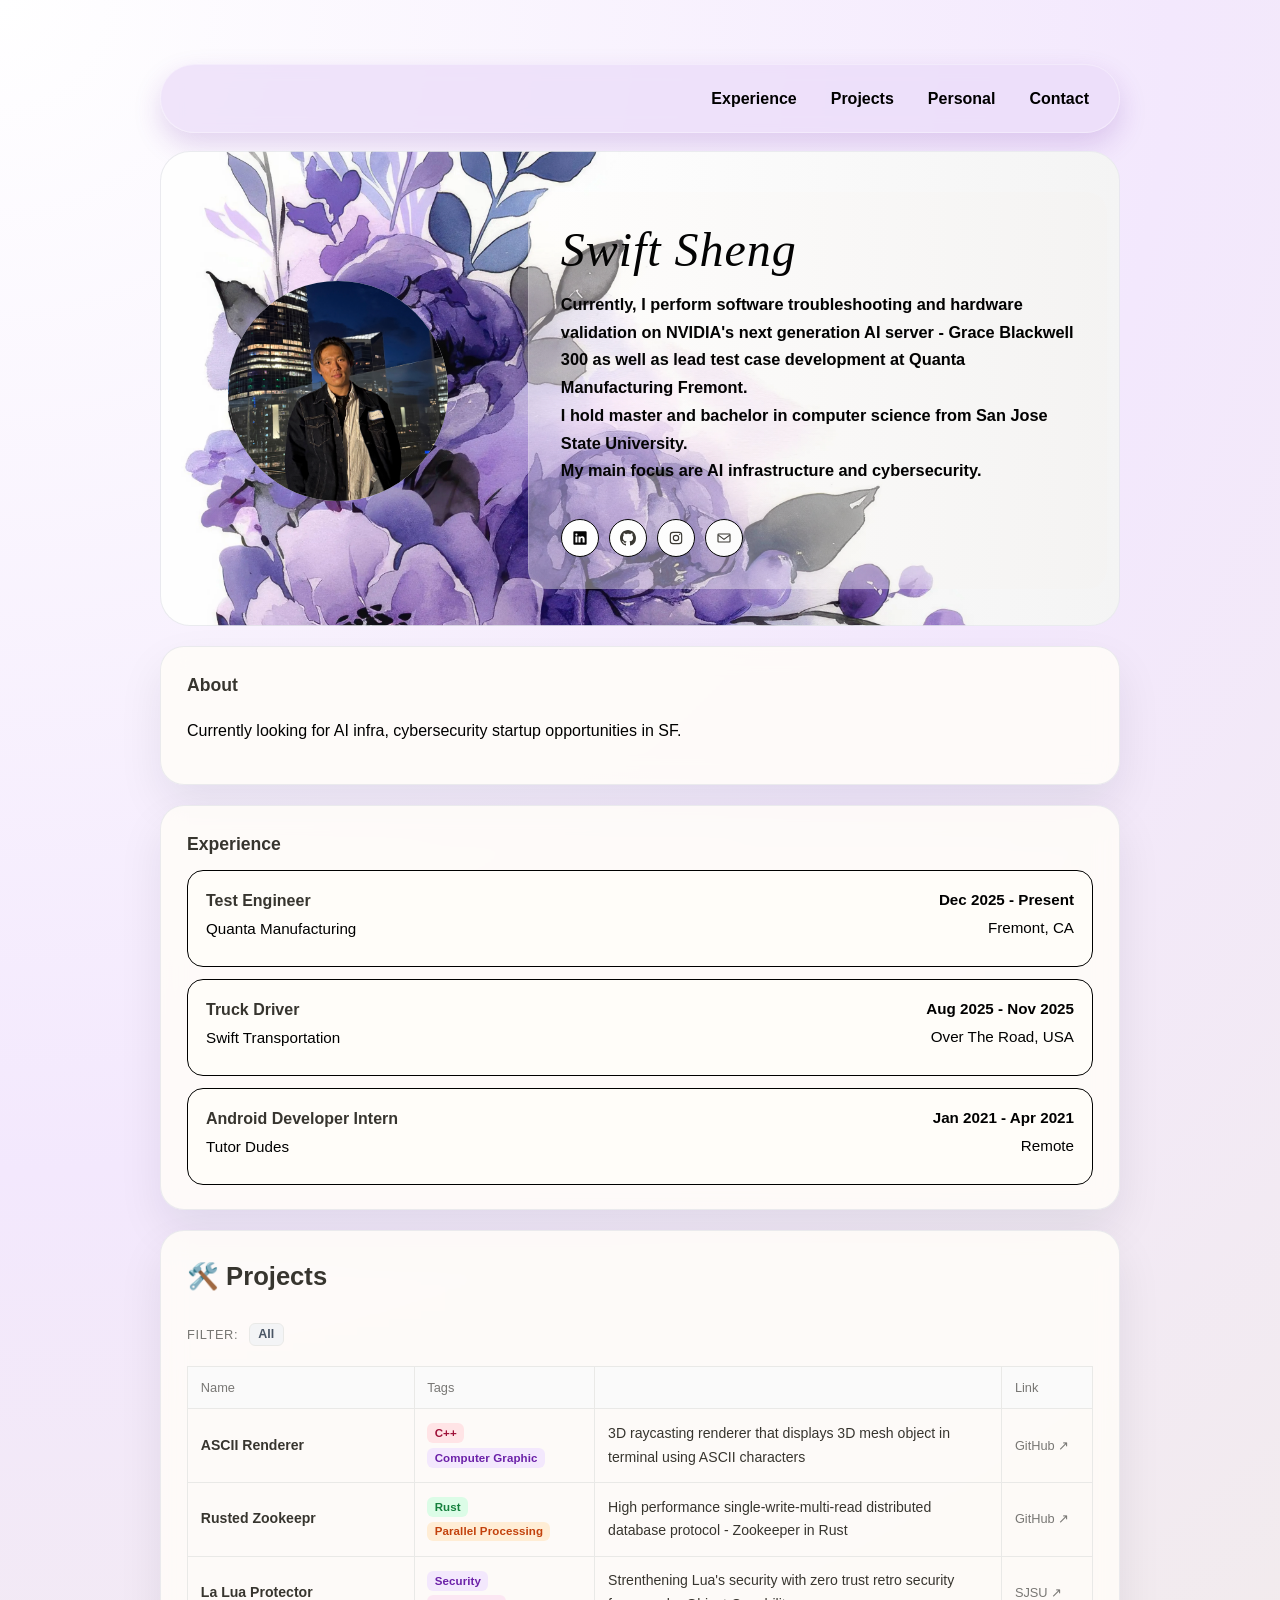
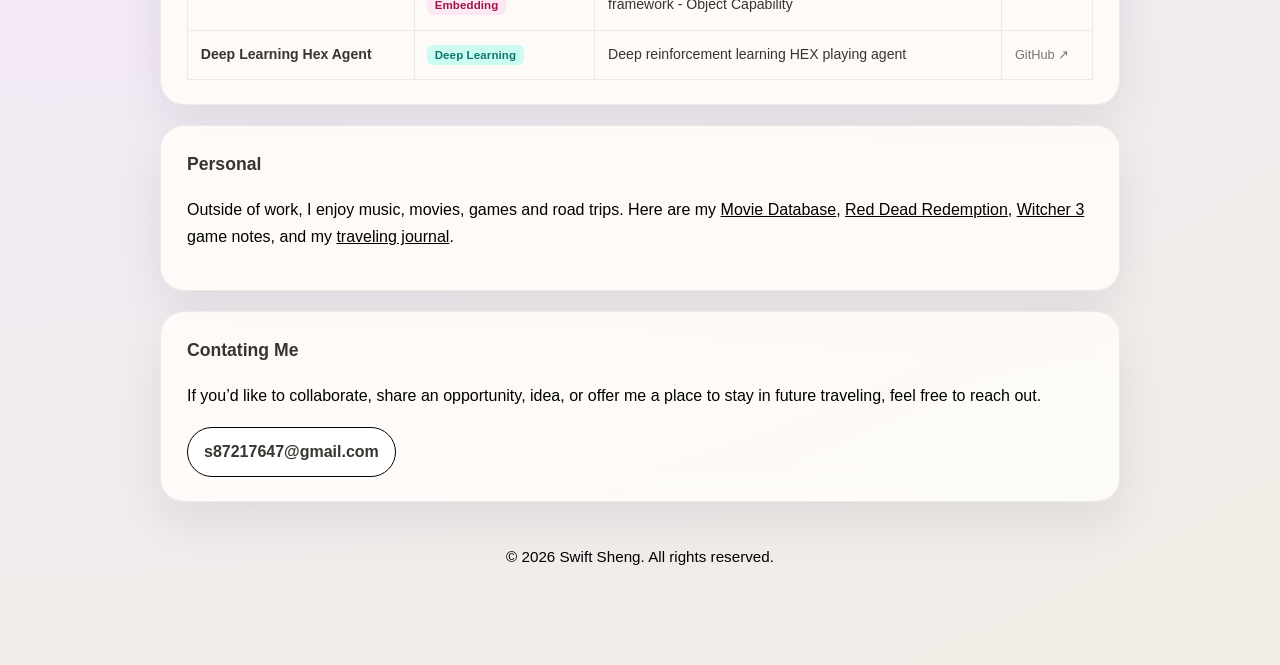
<file: index.html>
<!DOCTYPE html>
<html lang="en">
<head>
  <meta charset="UTF-8" />
  <meta name="viewport" content="width=device-width, initial-scale=1.0" />
  <meta name="description" content="A minimalist personal website for Swift." />
  <title>Swift • Personal Site</title>
  <link rel="stylesheet" href="styles.css" />
<link rel="stylesheet" href="database.css">
</head>
<body>
  <div class="page">
    <nav>
      <div class="brand"></div>
      <div class="nav-links">
        <a href="#experience">Experience</a>
        <a href="#projects">Projects</a>
        <a href="#personal">Personal</a>
        <a href="#contact">Contact</a>
      </div>
    </nav>

    <header class="hero">
      <div class="hero-visual" aria-label="Profile photo area">
        <div class="photo-card">
          <img src="./graphics/profile_pic.jpeg" alt="Profile picture" />
        </div>
      </div>

      <div class="hero-content">
        <!-- <p class="hero-eyebrow">Creative • Thoughtful • Building</p> -->
        <h2>Swift Sheng</h2>
        <p>
          Currently, I perform software troubleshooting and hardware validation on NVIDIA's next generation AI server - Grace Blackwell 300 
          as well as lead test case development at Quanta Manufacturing Fremont.
          <br>
          I hold master and bachelor in computer science from San Jose State University.
          <br>
          My main focus are AI infrastructure and cybersecurity.
        </p>

        <div class="social-links" aria-label="Social links">
          <a href="https://www.linkedin.com/in/swift-sheng-computer-scientist/" target="_blank" rel="noreferrer" aria-label="LinkedIn" title="LinkedIn">
            <svg viewBox="0 0 24 24" aria-hidden="true">
              <path d="M20.47,2H3.53A1.45,1.45,0,0,0,2.06,3.43V20.57A1.45,1.45,0,0,0,3.53,22H20.47a1.45,1.45,0,0,0,1.47-1.43V3.43A1.45,1.45,0,0,0,20.47,2ZM8.09,18.74h-3v-9h3ZM6.59,8.48h0a1.56,1.56,0,1,1,0-3.12,1.57,1.57,0,1,1,0,3.12ZM18.91,18.74h-3V13.91c0-1.21-.43-2-1.52-2A1.65,1.65,0,0,0,12.85,13a2,2,0,0,0-.1.73v5h-3s0-8.18,0-9h3V11A3,3,0,0,1,15.46,9.5c2,0,3.45,1.29,3.45,4.06Z"/>
            </svg>
          </a>
          <a href="https://github.com/s87217647" target="_blank" rel="noreferrer" aria-label="GitHub" title="GitHub">
            <svg viewBox="0 0 16 16" aria-hidden="true">
              <path d="M8 0C3.58 0 0 3.58 0 8c0 3.54 2.29 6.53 5.47 7.59.4.07.55-.17.55-.38 0-.19-.01-.82-.01-1.49-2.01.37-2.53-.49-2.69-.94-.09-.23-.48-.94-.82-1.13-.28-.15-.68-.52-.01-.53.63-.01 1.08.58 1.23.82.72 1.21 1.87.87 2.33.66.07-.52.28-.87.51-1.07-1.78-.2-3.64-.89-3.64-3.95 0-.87.31-1.59.82-2.15-.08-.2-.36-1.02.08-2.12 0 0 .67-.21 2.2.82.64-.18 1.32-.27 2-.27.68 0 1.36.09 2 .27 1.53-1.04 2.2-.82 2.2-.82.44 1.1.16 1.92.08 2.12.51.56.82 1.27.82 2.15 0 3.07-1.87 3.75-3.65 3.95.29.25.54.73.54 1.48 0 1.07-.01 1.93-.01 2.2 0 .21.15.46.55.38A8.013 8.013 0 0016 8c0-4.42-3.58-8-8-8z" fill="currentColor"></path>
            </svg>
          </a>
          <a href="https://www.instagram.com/irony_man00/" target="_blank" rel="noreferrer" aria-label="Instagram" title="Instagram">
            <svg viewBox="0 0 24 24" aria-hidden="true">
              <rect x="3.5" y="3.5" width="17" height="17" rx="4" ry="4" fill="none" stroke="currentColor" stroke-width="1.7"></rect>
              <circle cx="12" cy="12" r="4" fill="none" stroke="currentColor" stroke-width="1.7"></circle>
              <circle cx="17.5" cy="6.5" r="1" fill="currentColor"></circle>
            </svg>
          </a>
          <a href="mailto:s87217647@gmail.com" aria-label="Email" title="Email">
            <svg viewBox="0 0 24 24" aria-hidden="true">
              <path d="M4 6h16a1 1 0 0 1 1 1v10a1 1 0 0 1-1 1H4a1 1 0 0 1-1-1V7a1 1 0 0 1 1-1Z" fill="none" stroke="currentColor" stroke-width="1.7" stroke-linecap="round" stroke-linejoin="round"></path>
              <path d="m4 8 8 6 8-6" fill="none" stroke="currentColor" stroke-width="1.7" stroke-linecap="round" stroke-linejoin="round"></path>
            </svg>
          </a>
        </div>
      </div>
    </header>

    <section id="about" class="panel">
      <h3>About</h3>
      <p>
        Currently looking for AI infra, cybersecurity startup opportunities in SF.
      </p>
    </section>

    <section id="experience" class="panel">
      <h3>Experience</h3>
      <div class="entry-list" aria-label="Experience entries">
        <article class="entry-item">
          <div class="entry-header">
            <div class="entry-left">
              <strong>Test Engineer</strong>
              <div class="entry-company">Quanta Manufacturing</div>
            </div>
            <div class="entry-right">
              <span class="entry-date">Dec 2025 - Present</span>
              <div class="entry-meta">Fremont, CA</div>
            </div>
          </div>
          <p class="entry-description">
           Lead end-to-end system testing, bring-up, and validation for next-generation NVIDIA GB300 (Blackwell Ultra) rack-scale AI systems, ensuring rigorous reliability for high-density computing platforms.
           <br><br>
          Validate multi-layered systems involving complex hardware-software integration, including Arm-based Grace CPUs, high-speed NVLink/InfiniBand networking interconnects, and Baseboard Management Controllers (BMC).
           <br><br>
          Diagnose and debug system-level failures across the hardware/firmware boundary, utilizing telemetry tools and Linux-based diagnostic software to root-cause electrical, signal integrity, and communication anomalies.
          <br><br>
          Monitor and validate complex environmentals, including automated high-capacity direct liquid-cooling (DLC) infrastructures and rack-level power distribution units (PDUs) up to 140kW+.
          <br><br>
          Develop and execute automated test scripts (Python/Linux) to streamline system validation, stress-testing, and data collection, accelerating time-to-market for frontier AI factory infrastructure.
          </p>
        </article>

        <article class="entry-item">
          <div class="entry-header">
            <div class="entry-left">
              <strong>Truck Driver</strong>
              <div class="entry-company">Swift Transportation</div>
            </div>
            <div class="entry-right">
              <span class="entry-date">Aug 2025 - Nov 2025</span>
              <div class="entry-meta">Over The Road, USA</div>
            </div>
          </div>
          <p class="entry-description">
            Kept america rolling
            <br>
            <img src="./graphics/trucking.jpeg" alt="Oregon" style="display: block; margin: 12px auto 0; max-width: 100%; width: 500px; height: auto; object-fit: cover; border-radius: 16px;">

          </p>
        </article>


        <article class="entry-item">
          <div class="entry-header">
            <div class="entry-left">
              <strong>Android Developer Intern</strong>
              <div class="entry-company">Tutor Dudes</div>
            </div>
            <div class="entry-right">
              <span class="entry-date">Jan 2021 - Apr 2021</span>
              <div class="entry-meta">Remote</div>
            </div>
          </div>
          <p class="entry-description">
            Implemented highly concurrent edge storage and background data processing pipelines using Kotlin and Java to handle persistent asynchronous state modifications.
            <br> <br>
            Optimized memory management models, local query trees, and execution latency to minimize runtime resource overhead on edge hardware environments.
            <br> <br>
            Wrote automated regressions and validation frameworks to verify deterministic state tracking and structural integrity across complex algorithmic components.
            <br><br>


          </p>
        </article>


      </div>
    </section>

    
    <div class="project-hub" id="projects">
    <div class="hub-header">
      <h2 class="hub-title">🛠️ Projects</h2>
      <!-- <p class="hub-subtitle">Filter work highlights by target engineering discipline or stack.</p> -->
    </div>

    <div class="tag-filters">
      <span class="filter-label">Filter:</span>
      <button class="tag-chip tag-all active" onclick="setTag('all', this)">All</button>
      <!-- <button class="tag-chip tag-cpp" onclick="setTag('C++', this)">C++</button> -->
      <!-- <button class="tag-chip tag-python" onclick="setTag('Python', this)">Python</button> -->
      <!-- <button class="tag-chip tag-linux" onclick="setTag('Linux', this)">Linux</button> -->
      <!-- <button class="tag-chip tag-github" onclick="setTag('GitHub Actions', this)">GitHub Actions</button> -->
    </div>

    <!-- 3. Table View -->
    <div class="notion-table-wrapper">
      <table class="notion-table">
        <thead>
          <tr>
            <th style="width: 25%;">Name</th>
            <th style="width: 20%;">Tags</th>
            <th style="width: 45%;"> </th>
            <th style="width: 10%;">Link</th>
          </tr>
        </thead>
        <tbody id="project-body">

          <tr data-tags="C++, Computer Graphic">
            <td class="proj-title">ASCII Renderer</td>
            <td>
              <span class="tag t-red">C++</span>
              <span class="tag t-purple">Computer Graphic</span>
            </td>
            <td>3D raycasting renderer that displays 3D mesh object in terminal using ASCII characters</td>
            <td><a href="https://github.com/s87217647/ASCII-Renderer" target="_blank" class="link-btn">GitHub ↗</a></td>
          </tr>


          <tr data-tags="Rust, parallel-processing">
            <td class="proj-title">Rusted Zookeepr</td>
            <td>
              <span class="tag t-green">Rust</span>
              <span class="tag t-orange">Parallel Processing</span>
            </td>
            <td>High performance single-write-multi-read distributed database protocol - Zookeeper in Rust</td>
            <td><a href="https://github.com/s87217647/Rusted_Zookeeper" target="_blank" class="link-btn">GitHub ↗</a></td>
          </tr>

          <tr data-tags="Security">
            <td class="proj-title">La Lua Protector</td>
            <td>
              <span class="tag t-purple">Security</span>
              <span class="tag t-pink">Embedding</span>
            </td>
            <td>Strenthening Lua's security with zero trust retro security framework - Object Capability</td>
            <td><a href="https://scholarworks.sjsu.edu/etd_projects/1508/" target="_blank" class="link-btn">SJSU ↗</a></td>
          </tr>

          <tr data-tags="Deep-Learning">
            <td class="proj-title">Deep Learning Hex Agent</td>
            <td>
              <span class="tag t-teal">Deep Learning</span>
            </td>
            <td>Deep reinforcement learning HEX playing agent</td>
            <td><a href="https://github.com/s87217647/Reinforcement_L/tree/main/hex" target="_blank" class="link-btn">GitHub ↗</a></td>
          </tr>


        </tbody>
      </table>
    </div>
  </div>


    <section id="personal" class="panel">
      <h3>Personal</h3>
       <p>
        Outside of work, I enjoy music, movies, games and road trips.
        Here are my 
        <a href="https://app.notion.com/p/97a6cd5cebba43cebc2133c66f4a2c7f?v=20ac267397854cccb57a5906d1499969&source=copy_link" style="text-decoration: underline;">Movie Database</a>, 
        <a href="https://app.notion.com/p/Red-Dead-Redemption-RDR-4a4da850b3c3462f9d6b72cd81853909?source=copy_link" style="text-decoration: underline;">Red Dead Redemption</a>, 
        <a href="https://app.notion.com/p/Witcher-III-4539ec835d20422b81958b37a1935b86?source=copy_link" style="text-decoration: underline;">Witcher 3</a>
        game notes, and my 
        <a href="https://app.notion.com/p/Car-Traveling-Nomad-Menifeasto-3cc496255e0d80bbae47dac1161e763b?source=copy_link" style="text-decoration: underline;">traveling journal</a>.
       </p>
    </section>

    <section id="contact" class="panel">
      <h3>Contating Me</h3>
      <p>If you’d like to collaborate, share an opportunity, idea, or offer me a place to stay in future traveling, feel free to reach out.</p>
      <div class="actions">
        <a class="btn btn-secondary" href="mailto:s87217647@gmail.com">s87217647@gmail.com</a>
      </div>
    </section>

    <footer>
      © 2026 Swift Sheng. All rights reserved.
    </footer>
  </div>
<script>
    let currentTag = 'all';

    function setTag(tag, element) {
      currentTag = tag;
      document.querySelectorAll('.tag-chip').forEach(btn => btn.classList.remove('active'));
      element.classList.add('active');
      applyFilters();
    }

    function applyFilters() {
      const rows = document.querySelectorAll('#project-body tr');

      rows.forEach(row => {
        const rowTags = (row.getAttribute('data-tags') || '').split(',').map(tag => tag.trim());
        const matchesTag = (currentTag === 'all') || rowTags.includes(currentTag);

        row.style.display = matchesTag ? '' : 'none';
      });
    }
  </script>
</body>
</html>
</file>
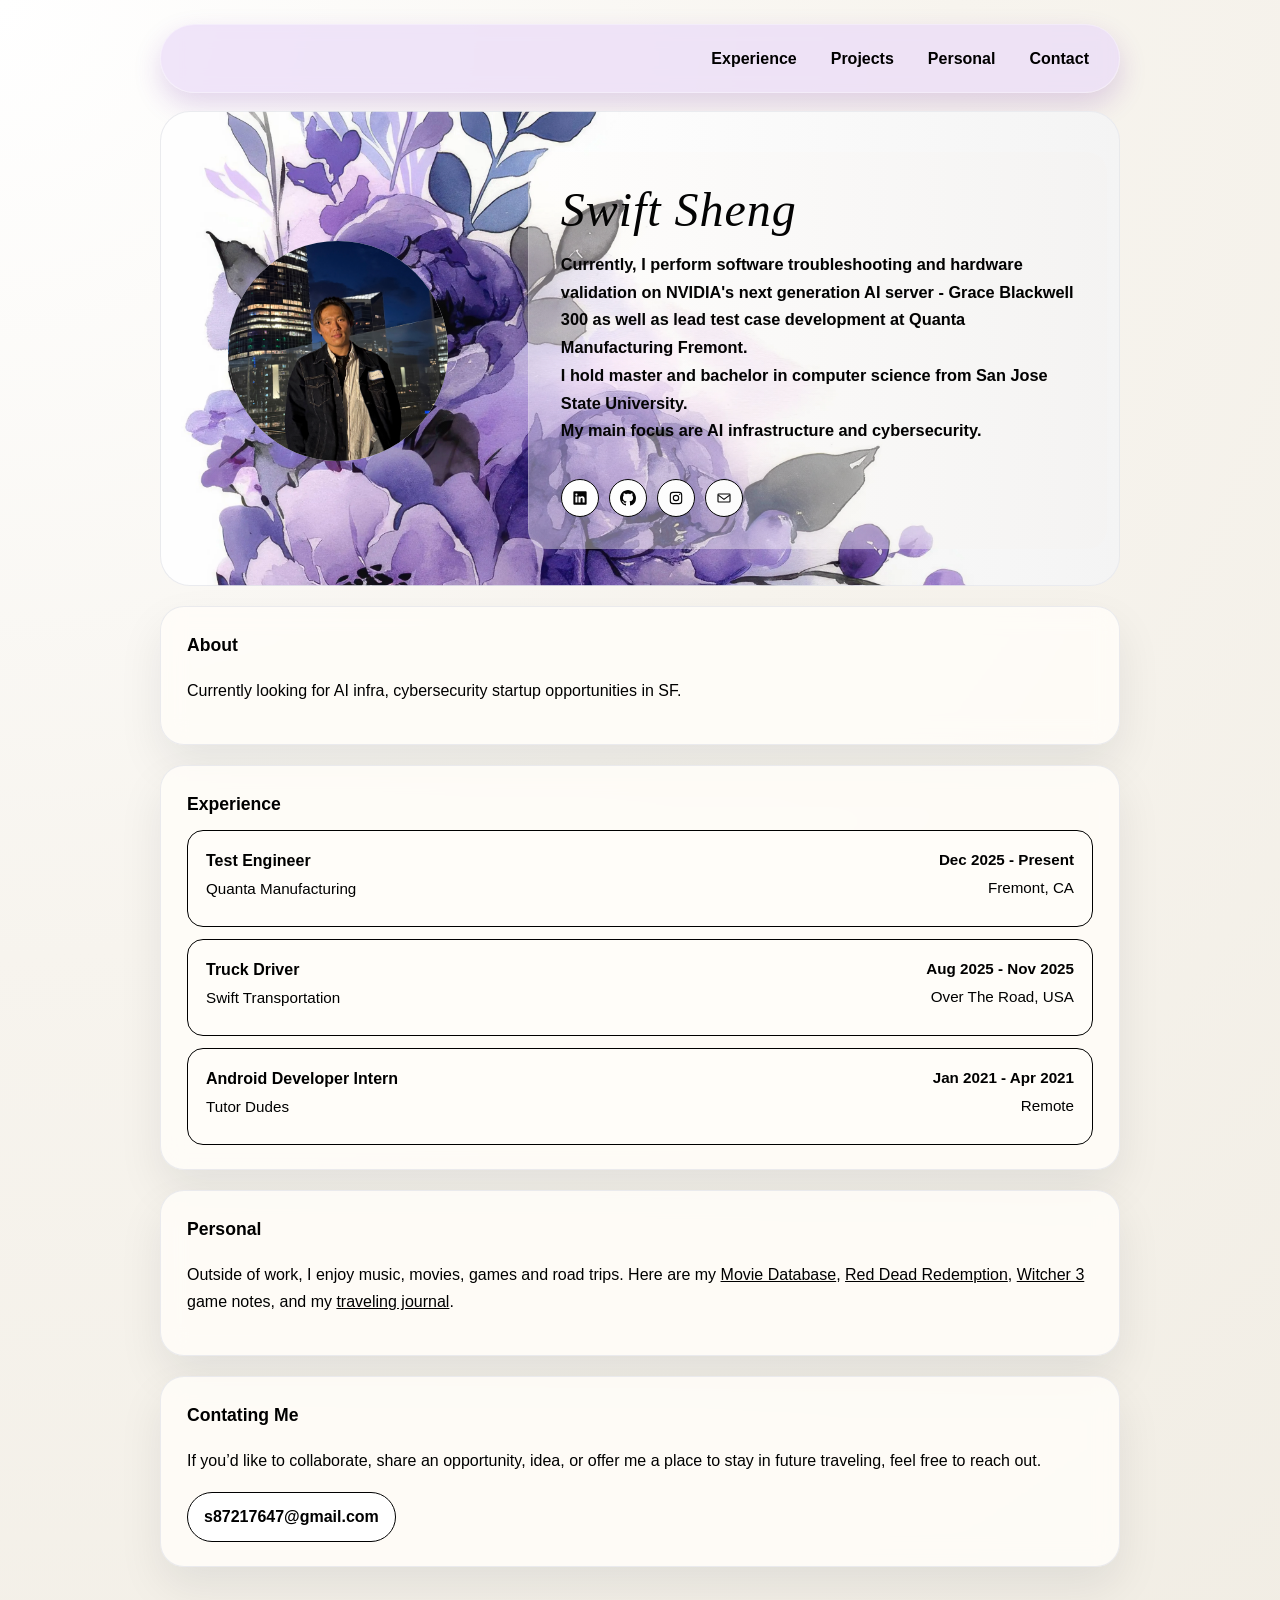
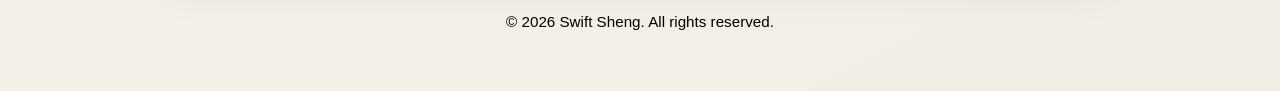
<file: base.html>
<!DOCTYPE html>
<html lang="en">
<head>
  <meta charset="UTF-8" />
  <meta name="viewport" content="width=device-width, initial-scale=1.0" />
  <meta name="description" content="A minimalist personal website for Swift." />
  <title>Swift • Personal Site</title>
  <link rel="stylesheet" href="styles.css" />
</head>
<body>
  <div class="page">
    <nav>
      <div class="brand"></div>
      <div class="nav-links">
        <a href="#experience">Experience</a>
        <a href="#projects">Projects</a>
        <a href="#personal">Personal</a>
        <a href="#contact">Contact</a>
      </div>
    </nav>

    <header class="hero">
      <div class="hero-visual" aria-label="Profile photo area">
        <div class="photo-card">
          <img src="./graphics/profile_pic.jpeg" alt="Profile picture" />
        </div>
      </div>

      <div class="hero-content">
        <!-- <p class="hero-eyebrow">Creative • Thoughtful • Building</p> -->
        <h2>Swift Sheng</h2>
        <p>
          Currently, I perform software troubleshooting and hardware validation on NVIDIA's next generation AI server - Grace Blackwell 300 
          as well as lead test case development at Quanta Manufacturing Fremont.
          <br>
          I hold master and bachelor in computer science from San Jose State University.
          <br>
          My main focus are AI infrastructure and cybersecurity.
        </p>

        <div class="social-links" aria-label="Social links">
          <a href="https://www.linkedin.com/in/swift-sheng-computer-scientist/" target="_blank" rel="noreferrer" aria-label="LinkedIn" title="LinkedIn">
            <svg viewBox="0 0 24 24" aria-hidden="true">
              <path d="M20.47,2H3.53A1.45,1.45,0,0,0,2.06,3.43V20.57A1.45,1.45,0,0,0,3.53,22H20.47a1.45,1.45,0,0,0,1.47-1.43V3.43A1.45,1.45,0,0,0,20.47,2ZM8.09,18.74h-3v-9h3ZM6.59,8.48h0a1.56,1.56,0,1,1,0-3.12,1.57,1.57,0,1,1,0,3.12ZM18.91,18.74h-3V13.91c0-1.21-.43-2-1.52-2A1.65,1.65,0,0,0,12.85,13a2,2,0,0,0-.1.73v5h-3s0-8.18,0-9h3V11A3,3,0,0,1,15.46,9.5c2,0,3.45,1.29,3.45,4.06Z"/>
            </svg>
          </a>
          <a href="https://github.com/s87217647" target="_blank" rel="noreferrer" aria-label="GitHub" title="GitHub">
            <svg viewBox="0 0 16 16" aria-hidden="true">
              <path d="M8 0C3.58 0 0 3.58 0 8c0 3.54 2.29 6.53 5.47 7.59.4.07.55-.17.55-.38 0-.19-.01-.82-.01-1.49-2.01.37-2.53-.49-2.69-.94-.09-.23-.48-.94-.82-1.13-.28-.15-.68-.52-.01-.53.63-.01 1.08.58 1.23.82.72 1.21 1.87.87 2.33.66.07-.52.28-.87.51-1.07-1.78-.2-3.64-.89-3.64-3.95 0-.87.31-1.59.82-2.15-.08-.2-.36-1.02.08-2.12 0 0 .67-.21 2.2.82.64-.18 1.32-.27 2-.27.68 0 1.36.09 2 .27 1.53-1.04 2.2-.82 2.2-.82.44 1.1.16 1.92.08 2.12.51.56.82 1.27.82 2.15 0 3.07-1.87 3.75-3.65 3.95.29.25.54.73.54 1.48 0 1.07-.01 1.93-.01 2.2 0 .21.15.46.55.38A8.013 8.013 0 0016 8c0-4.42-3.58-8-8-8z" fill="currentColor"></path>
            </svg>
          </a>
          <a href="https://www.instagram.com/irony_man00/" target="_blank" rel="noreferrer" aria-label="Instagram" title="Instagram">
            <svg viewBox="0 0 24 24" aria-hidden="true">
              <rect x="3.5" y="3.5" width="17" height="17" rx="4" ry="4" fill="none" stroke="currentColor" stroke-width="1.7"></rect>
              <circle cx="12" cy="12" r="4" fill="none" stroke="currentColor" stroke-width="1.7"></circle>
              <circle cx="17.5" cy="6.5" r="1" fill="currentColor"></circle>
            </svg>
          </a>
          <a href="mailto:s87217647@gmail.com" aria-label="Email" title="Email">
            <svg viewBox="0 0 24 24" aria-hidden="true">
              <path d="M4 6h16a1 1 0 0 1 1 1v10a1 1 0 0 1-1 1H4a1 1 0 0 1-1-1V7a1 1 0 0 1 1-1Z" fill="none" stroke="currentColor" stroke-width="1.7" stroke-linecap="round" stroke-linejoin="round"></path>
              <path d="m4 8 8 6 8-6" fill="none" stroke="currentColor" stroke-width="1.7" stroke-linecap="round" stroke-linejoin="round"></path>
            </svg>
          </a>
        </div>
      </div>
    </header>

    <section id="about" class="panel">
      <h3>About</h3>
      <p>
        Currently looking for AI infra, cybersecurity startup opportunities in SF.
      </p>
    </section>

    <section id="experience" class="panel">
      <h3>Experience</h3>
      <div class="entry-list" aria-label="Experience entries">
        <article class="entry-item">
          <div class="entry-header">
            <div class="entry-left">
              <strong>Test Engineer</strong>
              <div class="entry-company">Quanta Manufacturing</div>
            </div>
            <div class="entry-right">
              <span class="entry-date">Dec 2025 - Present</span>
              <div class="entry-meta">Fremont, CA</div>
            </div>
          </div>
          <p class="entry-description">
           Lead end-to-end system testing, bring-up, and validation for next-generation NVIDIA GB300 (Blackwell Ultra) rack-scale AI systems, ensuring rigorous reliability for high-density computing platforms.
           <br><br>
          Validate multi-layered systems involving complex hardware-software integration, including Arm-based Grace CPUs, high-speed NVLink/InfiniBand networking interconnects, and Baseboard Management Controllers (BMC).
           <br><br>
          Diagnose and debug system-level failures across the hardware/firmware boundary, utilizing telemetry tools and Linux-based diagnostic software to root-cause electrical, signal integrity, and communication anomalies.
          <br><br>
          Monitor and validate complex environmentals, including automated high-capacity direct liquid-cooling (DLC) infrastructures and rack-level power distribution units (PDUs) up to 140kW+.
          <br><br>
          Develop and execute automated test scripts (Python/Linux) to streamline system validation, stress-testing, and data collection, accelerating time-to-market for frontier AI factory infrastructure.
          </p>
        </article>

        <article class="entry-item">
          <div class="entry-header">
            <div class="entry-left">
              <strong>Truck Driver</strong>
              <div class="entry-company">Swift Transportation</div>
            </div>
            <div class="entry-right">
              <span class="entry-date">Aug 2025 - Nov 2025</span>
              <div class="entry-meta">Over The Road, USA</div>
            </div>
          </div>
          <p class="entry-description">
            Kept america rolling
            <br>
            <img src="./graphics/trucking.jpeg" alt="Oregon" style="display: block; margin: 12px auto 0; max-width: 100%; width: 500px; height: auto; object-fit: cover; border-radius: 16px;">

          </p>
        </article>


        <article class="entry-item">
          <div class="entry-header">
            <div class="entry-left">
              <strong>Android Developer Intern</strong>
              <div class="entry-company">Tutor Dudes</div>
            </div>
            <div class="entry-right">
              <span class="entry-date">Jan 2021 - Apr 2021</span>
              <div class="entry-meta">Remote</div>
            </div>
          </div>
          <p class="entry-description">
            Implemented highly concurrent edge storage and background data processing pipelines using Kotlin and Java to handle persistent asynchronous state modifications.
            <br> <br>
            Optimized memory management models, local query trees, and execution latency to minimize runtime resource overhead on edge hardware environments.
            <br> <br>
            Wrote automated regressions and validation frameworks to verify deterministic state tracking and structural integrity across complex algorithmic components.
            <br><br>


          </p>
        </article>


      </div>
    </section>

    
    <!-- DATABASE_CONTENT -->


    <section id="personal" class="panel">
      <h3>Personal</h3>
       <p>
        Outside of work, I enjoy music, movies, games and road trips.
        Here are my 
        <a href="https://app.notion.com/p/97a6cd5cebba43cebc2133c66f4a2c7f?v=20ac267397854cccb57a5906d1499969&source=copy_link" style="text-decoration: underline;">Movie Database</a>, 
        <a href="https://app.notion.com/p/Red-Dead-Redemption-RDR-4a4da850b3c3462f9d6b72cd81853909?source=copy_link" style="text-decoration: underline;">Red Dead Redemption</a>, 
        <a href="https://app.notion.com/p/Witcher-III-4539ec835d20422b81958b37a1935b86?source=copy_link" style="text-decoration: underline;">Witcher 3</a>
        game notes, and my 
        <a href="https://app.notion.com/p/Car-Traveling-Nomad-Menifeasto-3cc496255e0d80bbae47dac1161e763b?source=copy_link" style="text-decoration: underline;">traveling journal</a>.
       </p>
    </section>

    <section id="contact" class="panel">
      <h3>Contating Me</h3>
      <p>If you’d like to collaborate, share an opportunity, idea, or offer me a place to stay in future traveling, feel free to reach out.</p>
      <div class="actions">
        <a class="btn btn-secondary" href="mailto:s87217647@gmail.com">s87217647@gmail.com</a>
      </div>
    </section>

    <footer>
      © 2026 Swift Sheng. All rights reserved.
    </footer>
  </div>
</body>
</html>
</file>
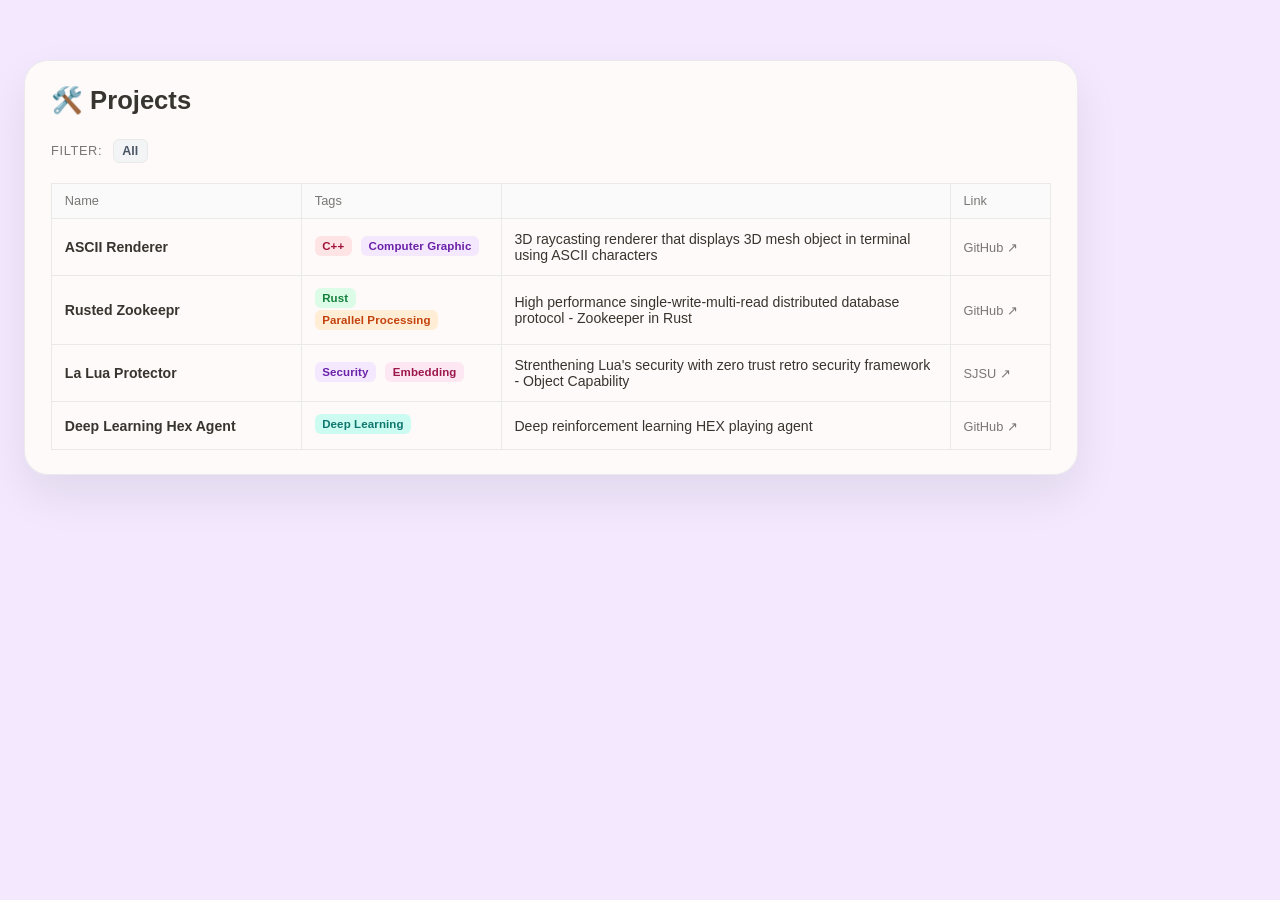
<file: database.html>
<!DOCTYPE html>
<html lang="en">
<head>
  <meta charset="UTF-8">
  <meta name="viewport" content="width=device-width, initial-scale=1.0">
  <title>Swift Sheng | Project Hub</title>
  <link rel="stylesheet" href="database.css">
</head>
<body>

  <div class="project-hub" id="projects">
    <div class="hub-header">
      <h2 class="hub-title">🛠️ Projects</h2>
      <!-- <p class="hub-subtitle">Filter work highlights by target engineering discipline or stack.</p> -->
    </div>

    <div class="tag-filters">
      <span class="filter-label">Filter:</span>
      <button class="tag-chip tag-all active" onclick="setTag('all', this)">All</button>
      <!-- <button class="tag-chip tag-cpp" onclick="setTag('C++', this)">C++</button> -->
      <!-- <button class="tag-chip tag-python" onclick="setTag('Python', this)">Python</button> -->
      <!-- <button class="tag-chip tag-linux" onclick="setTag('Linux', this)">Linux</button> -->
      <!-- <button class="tag-chip tag-github" onclick="setTag('GitHub Actions', this)">GitHub Actions</button> -->
    </div>

    <!-- 3. Table View -->
    <div class="notion-table-wrapper">
      <table class="notion-table">
        <thead>
          <tr>
            <th style="width: 25%;">Name</th>
            <th style="width: 20%;">Tags</th>
            <th style="width: 45%;"> </th>
            <th style="width: 10%;">Link</th>
          </tr>
        </thead>
        <tbody id="project-body">

          <tr data-tags="C++, Computer Graphic">
            <td class="proj-title">ASCII Renderer</td>
            <td>
              <span class="tag t-red">C++</span>
              <span class="tag t-purple">Computer Graphic</span>
            </td>
            <td>3D raycasting renderer that displays 3D mesh object in terminal using ASCII characters</td>
            <td><a href="https://github.com/s87217647/ASCII-Renderer" target="_blank" class="link-btn">GitHub ↗</a></td>
          </tr>


          <tr data-tags="Rust, parallel-processing">
            <td class="proj-title">Rusted Zookeepr</td>
            <td>
              <span class="tag t-green">Rust</span>
              <span class="tag t-orange">Parallel Processing</span>
            </td>
            <td>High performance single-write-multi-read distributed database protocol - Zookeeper in Rust</td>
            <td><a href="https://github.com/s87217647/Rusted_Zookeeper" target="_blank" class="link-btn">GitHub ↗</a></td>
          </tr>

          <tr data-tags="Security">
            <td class="proj-title">La Lua Protector</td>
            <td>
              <span class="tag t-purple">Security</span>
              <span class="tag t-pink">Embedding</span>
            </td>
            <td>Strenthening Lua's security with zero trust retro security framework - Object Capability</td>
            <td><a href="https://scholarworks.sjsu.edu/etd_projects/1508/" target="_blank" class="link-btn">SJSU ↗</a></td>
          </tr>

          <tr data-tags="Deep-Learning">
            <td class="proj-title">Deep Learning Hex Agent</td>
            <td>
              <span class="tag t-teal">Deep Learning</span>
            </td>
            <td>Deep reinforcement learning HEX playing agent</td>
            <td><a href="https://github.com/s87217647/Reinforcement_L/tree/main/hex" target="_blank" class="link-btn">GitHub ↗</a></td>
          </tr>


        </tbody>
      </table>
    </div>
  </div>

  <script>
    let currentTag = 'all';

    function setTag(tag, element) {
      currentTag = tag;
      document.querySelectorAll('.tag-chip').forEach(btn => btn.classList.remove('active'));
      element.classList.add('active');
      applyFilters();
    }

    function applyFilters() {
      const rows = document.querySelectorAll('#project-body tr');

      rows.forEach(row => {
        const rowTags = (row.getAttribute('data-tags') || '').split(',').map(tag => tag.trim());
        const matchesTag = (currentTag === 'all') || rowTags.includes(currentTag);

        row.style.display = matchesTag ? '' : 'none';
      });
    }
  </script>
</body>
</html>
</file>
<file: styles.css>
:root {
  --bg: #f7f4ee;
  --bg-soft: #fffdf9;
  --text: #000000;
  --muted: #000000;
  --line: #000000;
  --accent: #000000;
  --accent-soft: #f2f2f2;
  --shadow: 0 20px 45px rgba(15, 23, 42, 0.08);
}

* { box-sizing: border-box; }
html { scroll-behavior: smooth; }
body {
  margin: 0;
  font-family: Inter, "Segoe UI", Roboto, Helvetica, Arial, sans-serif;
  color: var(--text);
  background: radial-gradient(circle at top left, #ffffff 0%, var(--bg) 45%, #f1ede4 100%);
  line-height: 1.7;
}

a { color: inherit; text-decoration: none; }

.page {
  max-width: 1000px;
  margin: 0 auto;
  padding: 24px 20px 48px;
}

nav {
  display: flex;
  justify-content: space-between;
  align-items: center;
  padding: 12px 18px;
  gap: 12px;
  flex-wrap: wrap;
  background: rgba(234, 219, 248, 0.7);
  border: 1px solid rgba(255, 255, 255, 0.35);
  border-radius: 999px;
  margin-bottom: 18px;
  box-shadow: 0 12px 28px rgba(107, 33, 168, 0.18);
  backdrop-filter: blur(10px);
  -webkit-backdrop-filter: blur(10px);
}

.brand {
  font-size: 0.95rem;
  font-weight: 800;
  letter-spacing: 0.16em;
  text-transform: uppercase;
  color: #000000;
}

.nav-links {
  display: flex;
  gap: 10px;
  flex-wrap: wrap;
}

.nav-links a {
  padding: 8px 12px;
  border-radius: 999px;
  color: #000000;
  font-weight: 700;
  transition: background 180ms ease, color 180ms ease;
}

.nav-links a:hover {
  background: rgba(0, 0, 0, 0.05);
  color: #000000;
}

.hero {
  display: grid;
  grid-template-columns: minmax(220px, 1fr) minmax(0, 1.7fr);
  gap: 0;
  align-items: center;
  padding: 28px 0 24px;
  overflow: hidden;
  border: 1px solid rgba(229, 231, 235, 0.8);
  border-radius: 30px;
  background: url("graphics/flower1.webp") center/cover no-repeat;
  backdrop-filter: blur(12px);
  position: relative;
}

.hero::before {
  content: "";
  position: absolute;
  inset: 0;
  background: linear-gradient(90deg, rgba(255, 255, 255, 0.06), rgba(255, 255, 255, 0.02) 40%, rgba(0, 0, 0, 0.04));
  pointer-events: none;
}

.hero-visual {
  min-height: 100%;
  background: transparent;
  padding: 24px;
  display: flex;
  align-items: center;
  justify-content: center;
  position: relative;
  z-index: 1;
}

.photo-card {
  width: min(100%, 220px);
  aspect-ratio: 1 / 1;
  border-radius: 50%;
  overflow: hidden;
  background: #f3f4f6;
}

.photo-card img {
  width: 115%;
  height: 115%;
  object-fit: cover;
  object-position: center;
  display: block;
  transform: translate(-9%, -20%)  scale(1.5);

}

.hero-content {
  padding: 32px;
  display: flex;
  flex-direction: column;
  justify-content: center;
  border-left: 1px solid rgba(229, 231, 235, 0.18);
  /* background: transparent; */
  background: rgba(255, 253, 249, 0.4);
  /* backdrop-filter: blur(16px); */
  /* -webkit-backdrop-filter: blur(16px);*/
  /* border-radius: 0 30px 30px 0; */
  border-radius: 20px;
  margin: 12px;
}

.hero-content h2 {
  font-size: clamp(2rem, 4vw, 3rem);
  line-height: 1.1;
  margin: 0 0 14px;
  color: #000;
  font-weight: 500;
  letter-spacing: 0.02em;
  font-family: "Cormorant Garamond", Georgia, serif;
  font-style: italic;
}

.hero-content p {
  margin: 0 0 18px;
  color: #000;
  font-size: 1.02rem;
  font-weight: 650;
  text-shadow: 0 0 1px rgba(0, 0, 0, 0.08);
}

.social-links {
  display: flex;
  gap: 10px;
  margin-top: 16px;
  align-self: flex-start;
}

.social-links a {
  width: 38px;
  height: 38px;
  display: inline-flex;
  align-items: center;
  justify-content: center;
  border-radius: 50%;
  background: white;
  border: 1px solid var(--line);
  color: var(--text);
  font-size: 0.9rem;
  font-weight: 700;
  text-decoration: none;
  transition: transform 180ms ease, border-color 180ms ease, color 180ms ease;
}

.social-links svg {
  width: 16px;
  height: 16px;
  display: block;
}

.social-links a:hover {
  transform: translateY(-1px);
  border-color: var(--accent);
  color: var(--accent);
}

.hero-eyebrow {
  margin: 0 0 8px;
  color: var(--accent);
  font-weight: 700;
  letter-spacing: 0.12em;
  text-transform: uppercase;
  font-size: 0.8rem;
}

.hero-claim {
  font-size: 1.1rem;
  color: var(--text);
}

.hero-cta-row {
  margin-top: 14px;
}

.actions {
  display: flex;
  gap: 12px;
  flex-wrap: wrap;
  margin-top: 18px;
}

.btn {
  display: inline-flex;
  align-items: center;
  justify-content: center;
  padding: 10px 16px;
  border-radius: 999px;
  font-weight: 600;
  border: 1px solid transparent;
  transition: transform 180ms ease, box-shadow 180ms ease;
}

.btn:hover {
  transform: translateY(-1px);
}

.btn-primary {
  background: var(--accent);
  color: white;
  box-shadow: 0 10px 25px rgba(79, 70, 229, 0.18);
}

.btn-secondary {
  background: white;
  color: var(--text);
  border-color: var(--line);
}

section {
  margin-top: 20px;
}

.professional-section {
  display: flex;
  flex-direction: column;
  gap: 16px;
}

.entry-stack {
  display: grid;
  gap: 14px;
}

.entry-card {
  padding: 16px 18px;
  border-radius: 16px;
  background: var(--bg-soft);
  border: 1px solid var(--line);
}

.entry-card h4 {
  margin: 0 0 10px;
  font-size: 1rem;
  color: var(--text);
}

.entry-list {
  display: flex;
  flex-direction: column;
  gap: 12px;
}

.entry-item {
  padding: 16px 18px;
  border-radius: 16px;
  background: var(--bg-soft);
  border: 1px solid var(--line);
  cursor: pointer;
  transition: border-color 180ms ease, transform 180ms ease, box-shadow 180ms ease;
}

.entry-item:hover,
.entry-item:focus-within {
  border-color: rgba(79, 70, 229, 0.35);
  transform: translateY(-1px);
  box-shadow: 0 10px 20px rgba(15, 23, 42, 0.04);
}

.entry-header {
  display: flex;
  justify-content: space-between;
  align-items: flex-start;
  gap: 12px;
  margin-bottom: 8px;
}

.entry-header strong {
  display: block;
  color: var(--text);
  font-size: 1rem;
}

.entry-left {
  display: flex;
  flex-direction: column;
  gap: 2px;
}

.entry-company {
  color: var(--muted);
  font-size: 0.95rem;
}

.entry-right {
  display: flex;
  flex-direction: column;
  align-items: flex-end;
  text-align: right;
}

.entry-meta {
  color: var(--muted);
  font-size: 0.95rem;
  margin-top: 2px;
}

.entry-date {
  color: var(--accent);
  font-size: 0.95rem;
  font-weight: 600;
  white-space: nowrap;
}

.entry-description {
  margin: 0;
  max-height: 0;
  overflow: hidden;
  opacity: 0;
  color: var(--muted);
  line-height: 1.7;
  transition: max-height 260ms ease, opacity 220ms ease, margin-top 220ms ease;
}

.entry-item:hover .entry-description,
.entry-item:focus-within .entry-description {
  max-height: 1000px;
  opacity: 1;
  margin-top: 10px;
}

.panel {
  padding: 24px 26px;
  background: rgba(255, 253, 249, 0.86);
  border: 1px solid rgba(229, 231, 235, 0.8);
  box-shadow: var(--shadow);
  border-radius: 24px;
  backdrop-filter: blur(12px);
}

.panel h3 {
  margin: 0 0 10px;
  font-size: 1.1rem;
}

.panel p,
.panel li {
  color: var(--muted);
}

.grid {
  display: grid;
  grid-template-columns: repeat(2, minmax(0, 1fr));
  gap: 14px;
  margin-top: 12px;
}

.mini-card {
  padding: 14px 14px 12px;
  border-radius: 16px;
  background: var(--bg-soft);
  border: 1px solid var(--line);
}

.mini-card strong {
  display: block;
  color: var(--text);
  margin-bottom: 4px;
}

.project-list {
  display: grid;
  gap: 12px;
  margin-top: 10px;
}

.project-item {
  display: block;
  padding: 14px 16px;
  border: 1px solid var(--line);
  border-radius: 14px;
  background: var(--bg-soft);
  color: inherit;
  text-decoration: none;
  transition: border-color 180ms ease, transform 180ms ease, box-shadow 180ms ease;
}

.project-item:hover {
  border-color: var(--accent);
  transform: translateY(-1px);
  box-shadow: 0 8px 20px rgba(15, 23, 42, 0.05);
}

.project-title {
  font-weight: 700;
  color: var(--text);
  margin-bottom: 4px;
}

.project-intro {
  color: var(--muted);
  font-size: 0.95rem;
  line-height: 1.5;
}

footer {
  margin-top: 24px;
  padding: 18px 0 8px;
  color: var(--muted);
  font-size: 0.95rem;
  text-align: center;
}

@media (max-width: 600px) {
  .entry-header {
    flex-direction: column;
    align-items: flex-start;
    gap: 4px;
  }
  
  .entry-right {
    align-items: flex-start;
    text-align: left;
  }
}

@media (max-width: 760px) {
  .hero { grid-template-columns: 1fr; }
  .hero-content { border-left: 0; border-top: 1px solid rgba(229, 231, 235, 0.7); }
  .grid { grid-template-columns: 1fr; }
  .page { padding: 16px 14px 32px; }
  .hero-visual, .hero-content, .panel { padding: 20px; }
    
  .entry-description img {
    max-width: 100%;
    height: auto;
  }

  .entry-item {
    word-break: break-word;
    overflow: hidden;
  }

  .nav-container {
    display: flex;
    flex-direction: column;
    align-items: center;    /* Centers items horizontally */
    justify-content: center;
    width: 100%;
    padding: 0.75rem 0.5rem;
  }

  .nav-links {
    display: flex;
    flex-wrap: nowrap;      /* Prevents links from breaking into 2 rows */
    justify-content: center; /* Keeps all links centered */
    align-items: center;
    width: 100%;
    gap: 0.5rem;            /* Tightens gap to fit on small screens */
    overflow-x: auto;       /* Safe fallback: horizontal scroll if screen is too narrow */
    -webkit-overflow-scrolling: touch;
  }

  .nav-links a {
    font-size: 0.8rem;      /* Slightly smaller text size so items fit comfortably */
    white-space: nowrap;    /* Prevents individual link text from wrapping */
    padding: 0.25rem 0.2rem;
  }
}
</file>
<file: database.css>
:root {
  --bg: #f3e8fd;
  --text: #37352f;
  --text-muted: #787774;
  --border: #e9e9e7;
  --hover-bg: #f7f6f3;

  /* Notion Badge Colors */
  --tag-purple-bg: #f3e8fd; --tag-purple-text: #6b21a8;
  --tag-blue-bg: #e0f2fe;   --tag-blue-text: #0369a1;
  --tag-green-bg: #dcfce7;  --tag-green-text: #15803d;
  --tag-amber-bg: #fef3c7;  --tag-amber-text: #b45309;
  --tag-gray-bg: #f3f4f6;   --tag-gray-text: #4b5563;
  --tag-red-bg: #ffe4e6;     --tag-red-text: #9f1239;
  --tag-pink-bg: #fce7f3;    --tag-pink-text: #9d174d;
  --tag-orange-bg: #ffedd5;  --tag-orange-text: #c2410c;
  --tag-teal-bg: #ccfbf1;    --tag-teal-text: #0f766e;
  --tag-indigo-bg: #e0e7ff;  --tag-indigo-text: #3730a3;
  --tag-cyan-bg: #cffaff;    --tag-cyan-text: #0e7490;
}

body {
  font-family: -apple-system, BlinkMacSystemFont, "Segoe UI", Roboto, Helvetica, Arial, sans-serif;
  color: var(--text);
  background-color: var(--bg);
  margin: 0;
  padding: 2.5rem 1.5rem;
}

.project-hub {
  max-width: 1000px;
  margin: 20px 0 0;
  padding: 24px 26px;
  background: rgba(255, 253, 249, 0.86);
  border: 1px solid rgba(229, 231, 235, 0.8);
  box-shadow: 0 20px 45px rgba(15, 23, 42, 0.08);
  border-radius: 24px;
  backdrop-filter: blur(12px);
}

.hub-header {
  margin-bottom: 1.5rem;
}

.hub-title {
  font-size: 1.6rem;
  font-weight: 700;
  margin: 0 0 0.4rem 0;
  display: flex;
  align-items: center;
  gap: 0.5rem;
}

.hub-subtitle {
  color: var(--text-muted);
  font-size: 0.95rem;
  margin: 0;
}

/* 1. Track Selector (Position Tabs) */
.track-tabs {
  display: flex;
  gap: 0.5rem;
  border-bottom: 1px solid var(--border);
  margin-bottom: 1rem;
  overflow-x: auto;
}

.track-btn {
  background: none;
  border: none;
  padding: 0.6rem 0.9rem;
  font-size: 0.9rem;
  font-weight: 500;
  color: var(--text-muted);
  cursor: pointer;
  border-bottom: 2px solid transparent;
  transition: all 0.15s ease;
  white-space: nowrap;
}

.track-btn:hover {
  color: var(--text);
}

.track-btn.active {
  color: var(--text);
  border-bottom-color: var(--text);
  font-weight: 600;
}

/* 2. Secondary Tag Filters */
.tag-filters {
  display: flex;
  gap: 0.4rem;
  margin-bottom: 1.25rem;
  flex-wrap: wrap;
  align-items: center;
}

.filter-label {
  font-size: 0.8rem;
  color: var(--text-muted);
  margin-right: 0.25rem;
  text-transform: uppercase;
  letter-spacing: 0.05em;
}

.tag-chip {
  border: 1px solid var(--border);
  border-radius: 6px;
  padding: 0.24rem 0.54rem;
  font-size: 0.78rem;
  font-weight: 600;
  cursor: pointer;
  transition: all 0.15s ease;
}

.tag-chip:hover, .tag-chip.active {
  filter: saturate(1.08);
}

.tag-chip.tag-all {
  background: var(--tag-gray-bg);
  color: var(--tag-gray-text);
}

.tag-chip.tag-cpp {
  background: var(--tag-purple-bg);
  color: var(--tag-purple-text);
}

.tag-chip.tag-python {
  background: var(--tag-amber-bg);
  color: var(--tag-amber-text);
}

.tag-chip.tag-linux {
  background: var(--tag-blue-bg);
  color: var(--tag-blue-text);
}

.tag-chip.tag-github {
  background: var(--tag-green-bg);
  color: var(--tag-green-text);
}

/* 3. Notion Table Grid */
.notion-table-wrapper {
  border: 1px solid var(--border);
  overflow-x: auto;
  -webkit-overflow-scrolling: touch;
}

.notion-table {
  width: 100%;
  min-width: 580px;
  border-collapse: collapse;
  font-size: 0.88rem;
  text-align: left;
}

.notion-table th {
  background: #fafafa;
  color: var(--text-muted);
  font-weight: 500;
  padding: 0.6rem 0.8rem;
  border-bottom: 1px solid var(--border);
  border-right: 1px solid var(--border);
  font-size: 0.8rem;
}
.notion-table th:last-child { border-right: none; }

.notion-table td {
  padding: 0.75rem 0.8rem;
  border-bottom: 1px solid var(--border);
  border-right: 1px solid var(--border);
  vertical-align: middle;
}
.notion-table td:last-child { border-right: none; }
.notion-table tr:last-child td { border-bottom: none; }

.notion-table tbody tr {
  transition: background 0.1s ease;
}

.notion-table tbody tr:hover {
  background: var(--hover-bg);
}

/* Elements */
.proj-title {
  font-weight: 600;
  color: var(--text);
  text-decoration: none;
}

.tag {
  display: inline-block;
  padding: 0.12rem 0.46rem;
  border-radius: 6px;
  font-size: 0.72rem;
  font-weight: 600;
  margin-right: 0.35rem;
  margin-bottom: 0.15rem;
  letter-spacing: 0.01em;
  line-height: 1.4;
}




.t-amber{ background: var(--tag-amber-bg); color: var(--tag-amber-text);}
.t-purple{background: var(--tag-purple-bg); color: var(--tag-purple-text);}
.t-blue { background: var(--tag-blue-bg); color: var(--tag-blue-text); }
.t-green { background: var(--tag-green-bg); color: var(--tag-green-text); }
.t-gray { background: var(--tag-gray-bg); color: var(--tag-gray-text); }
.t-pink { background: var(--tag-pink-bg); color: var(--tag-pink-text); }
.t-red { background: var(--tag-red-bg); color: var(--tag-red-text); }
.t-orange { background: var(--tag-orange-bg); color: var(--tag-orange-text); }
.t-teal { background: var(--tag-teal-bg); color: var(--tag-teal-text); }


.t-cpp { background: var(--tag-purple-bg); color: var(--tag-purple-text); }
.t-rust { background: var(--tag-purple-bg); color: var(--tag-purple-text); }
.t-parallel-processing { background: var(--tag-purple-bg); color: var(--tag-purple-text); }
.t-python { background: var(--tag-amber-bg); color: var(--tag-amber-text); }
.t-infra { background: var(--tag-blue-bg); color: var(--tag-blue-text); }
.t-test { background: var(--tag-green-bg); color: var(--tag-green-text); }
.t-tools { background: var(--tag-gray-bg); color: var(--tag-gray-text); }

.link-btn {
  color: var(--text-muted);
  text-decoration: none;
  font-size: 0.8rem;
  font-weight: 500;
}
.link-btn:hover { color: var(--text); }
</file>
